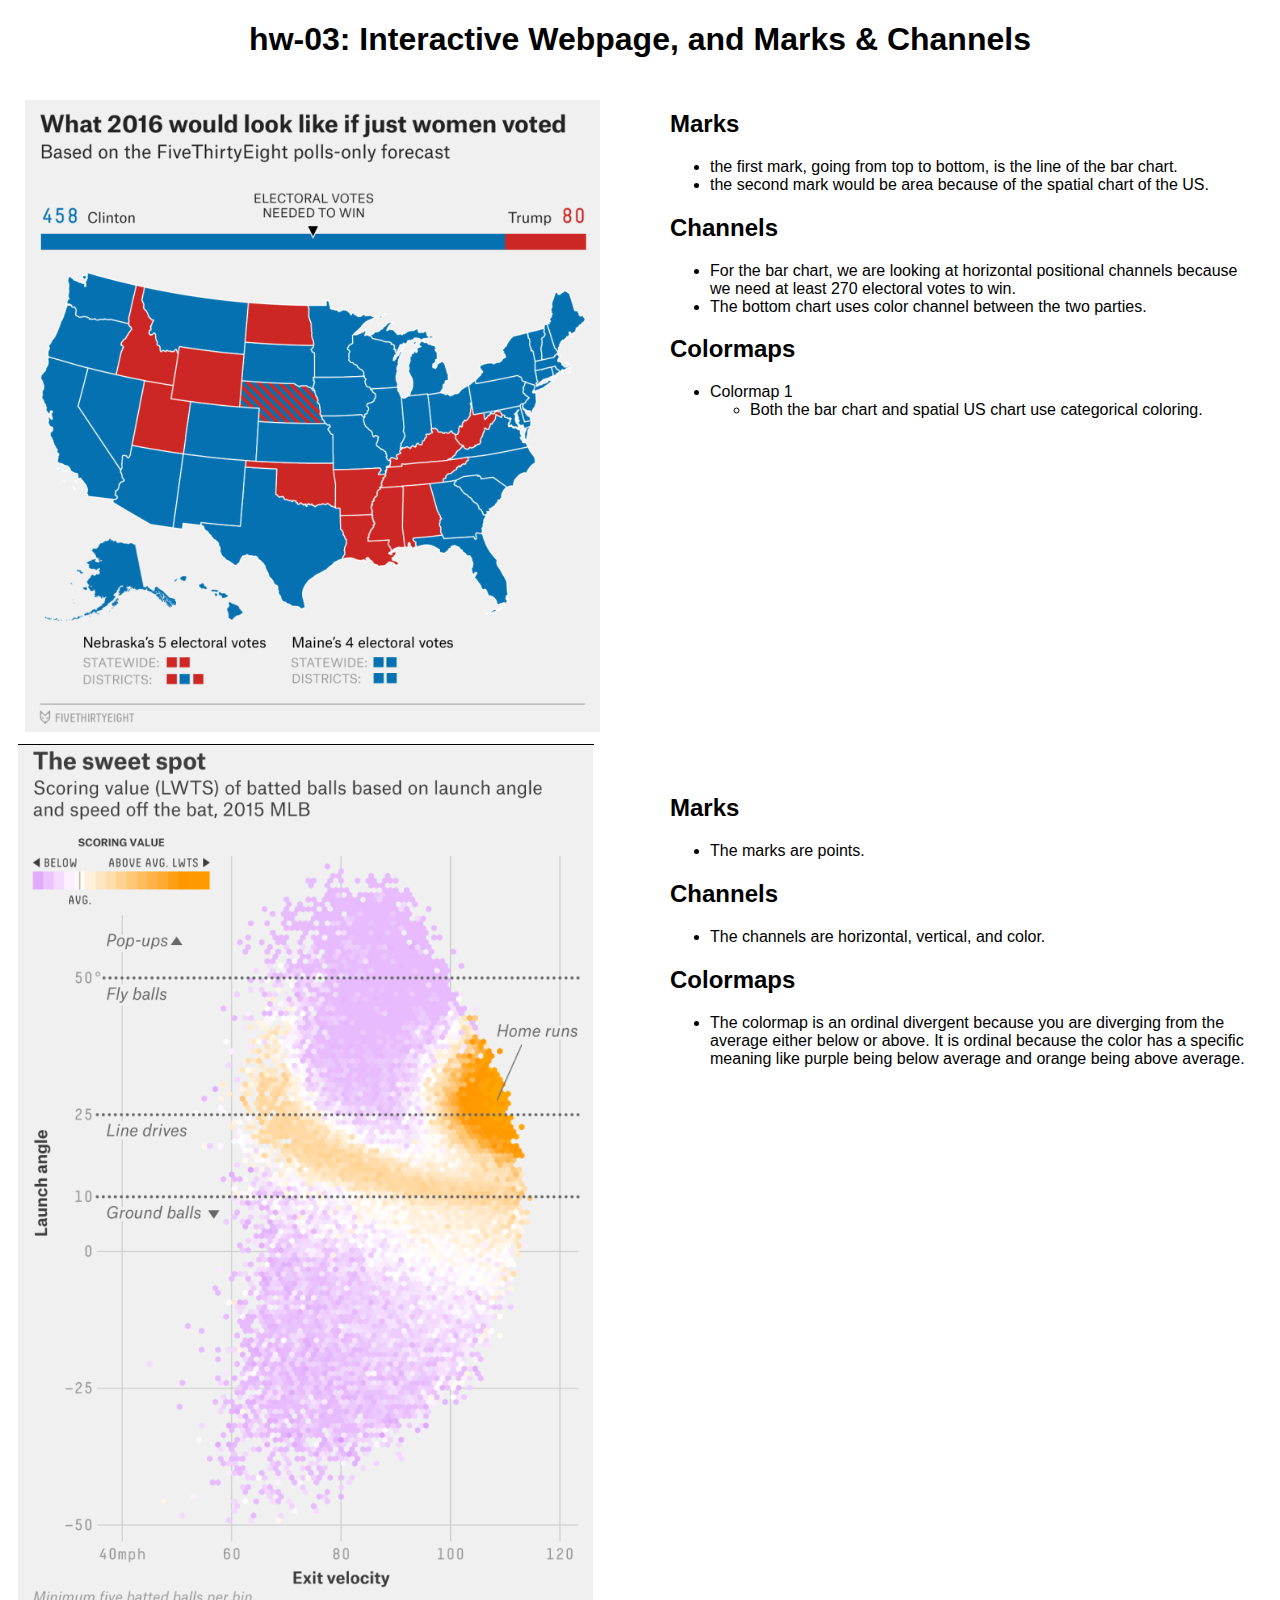
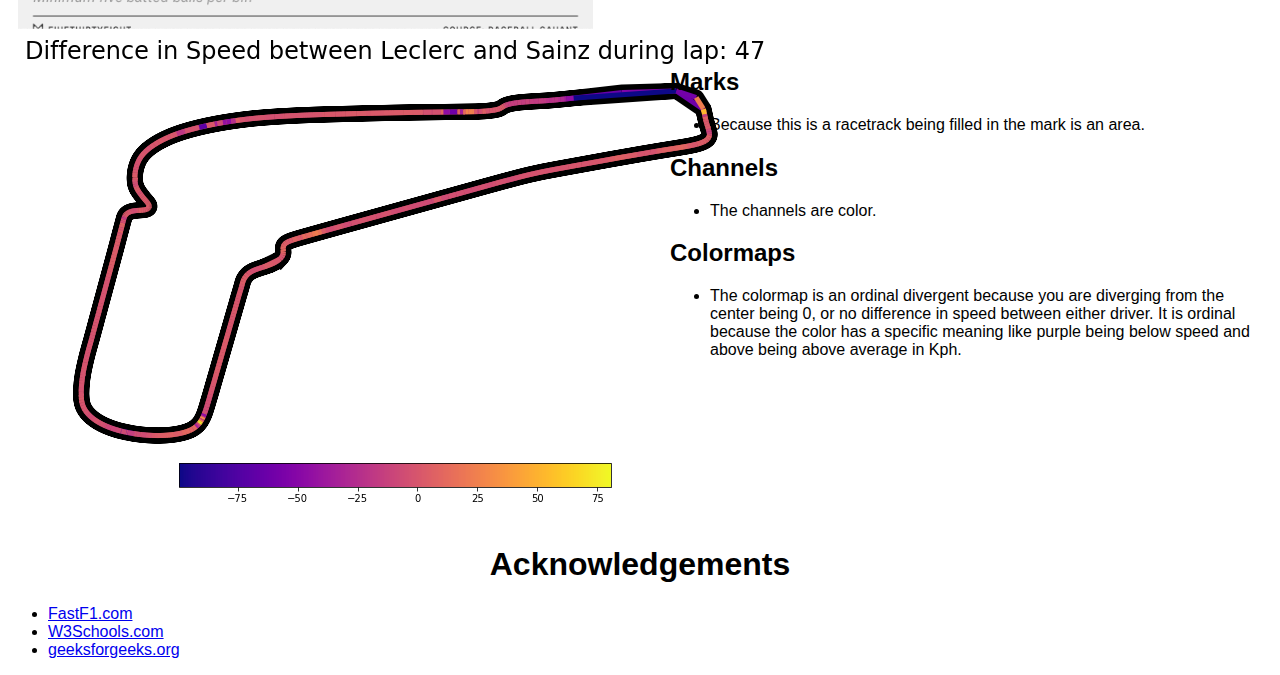
<file: index.html>
<!DOCTYPE html>
<html> 

<head>
    <meta charset=utf-8/>

    <!-- add stylesheet -->
    <link rel = "stylesheet" href="style.css">

    <title>Hw-03</title>
</head>


<body>
  <h1 class = "header_1">hw-03: Interactive Webpage, and Marks & Channels</h1>

  <div class= "container">
    <div class= "column">

      <!-- The first image -->
      <div class= "image_container">
        <img src= "vis1.png">
      </div>

      <!-- The second image layered underneath -->
      <div class = "image_container">
        <img src = "vis2.png">
      </div>

      <!-- The third image layered underneath -->
      <div class = "image_container">
        <img src = "vis3.png">
      </div>
    </div>


    <!-- These are the bullets for the right hand side of the first chart -->
    <div class = "column">

        <h2> Marks </h2>
        <ul>
          <li> the first mark, going from top to bottom, is the line of the bar chart.</li>
          <li> the second mark would be area because of the spatial chart of the US.</li>
        </ul>

        <h2> Channels </h2>
        <ul>
          <li> For the bar chart, we are looking at  horizontal positional channels because we need at least 270 electoral votes to win.</li>
          <li> The bottom  chart uses color channel between the two parties.</li>
        </ul>

        <h2> Colormaps </h2>
        <ul>
          <li> Colormap 1 </li>
            <ul>
              <li>Both the bar chart and spatial US chart use categorical coloring.</li>
            </ul>
        </ul>
    
    <!-- These are the bullets for the right hand side of the second chart -->
        <h2 class= "spacing"> Marks </h2>
        <ul>
          <li> The marks are points.</li>
        </ul>

        <h2> Channels </h2>
        <ul>
          <li> The channels are horizontal, vertical, and color.</li>
        </ul>

        <h2> Colormaps </h2>
        <ul>
          <li> The colormap is an ordinal divergent because you are diverging from the average either below or above. It is ordinal because the color has a specific meaning like purple being below average and orange being above average.   </li>
        </ul>

    <!-- These are the bullets for the right hand side of the third chart -->
       <h2 class= "spacing_2"> Marks </h2>
          <ul>
            <li> Because this is a racetrack being filled in the mark is an area.</li>
          </ul>

          <h2> Channels </h2>
          <ul>
            <li> The channels are color.</li>
          </ul>

          <h2> Colormaps </h2>
          <ul>
            <li> The colormap is an ordinal divergent because you are diverging from the center being 0, or no difference in speed between either driver. It is ordinal because the color has a specific meaning like purple being below speed and above being above average in Kph.   </li>
          </ul>
      </div>
    </div>
    <h1 class= "header_1"> Acknowledgements </h1>
    <ul>
      <li>
        <a href="https://theoehrly.github.io/Fast-F1/">FastF1.com</a>
      </li>
      <li>
        <a href="https://www.w3schools.com/">W3Schools.com</a>
      </li>
      <li>
        <a href="https://www.geeksforgeeks.org/">geeksforgeeks.org</a>
      </li>
  </div>

</body>

</html>
</file>
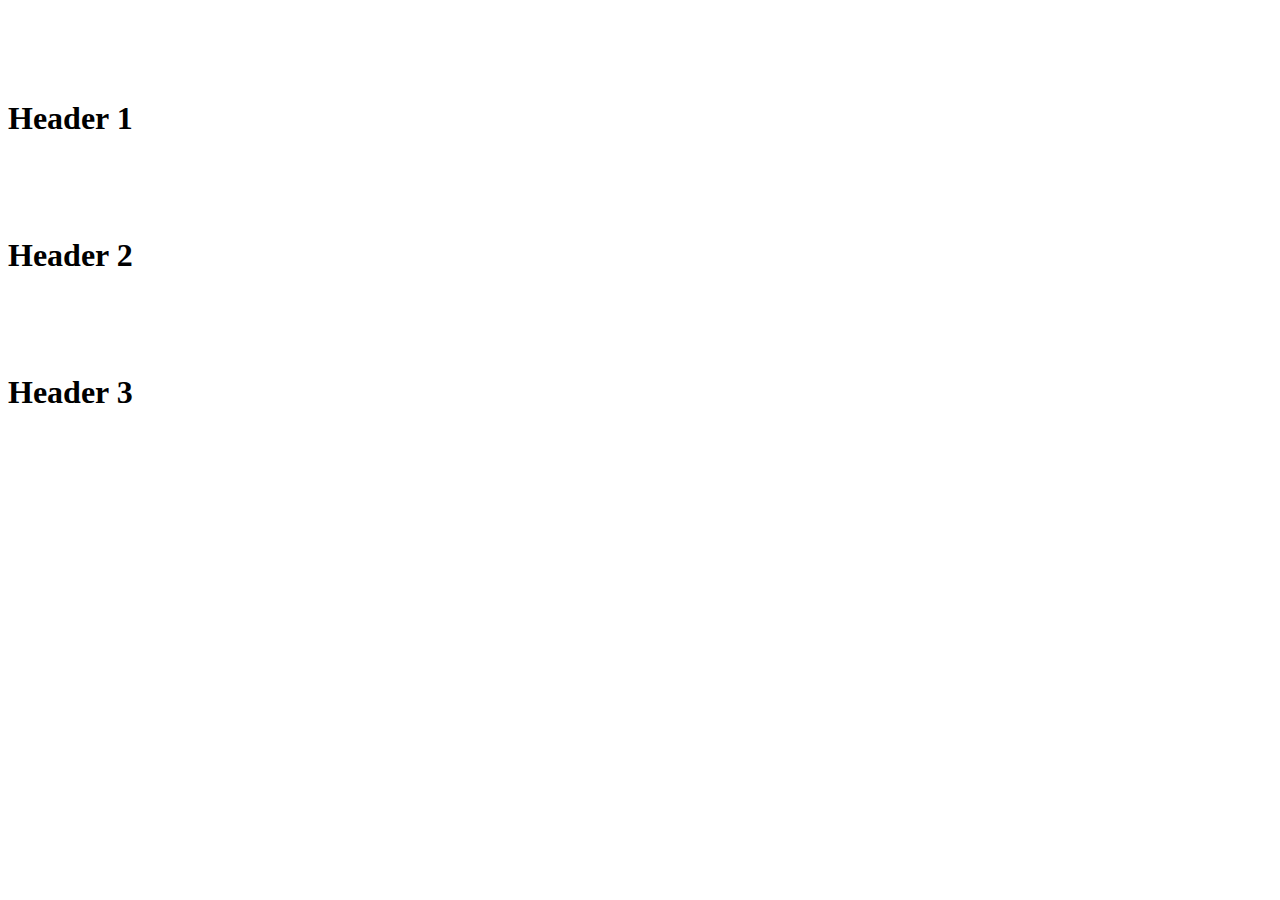
<file: index_2.html>
<!DOCTYPE html>
<html>
  <head>
    <style>
      h1 {
        margin-top: 100px;
      }
    </style>
  </head>
  <body>
    <h1>Header 1</h1>
    <h1>Header 2</h1>
    <h1>Header 3</h1>
  </body>
</html>
</file>
<file: style.css>
body {
	font-family: Arial;
	
}

.header_1 {
	text-align: center;

}

h2 {
	font-weight: bold;
}

.spacing{
	margin-top: 375px;
}

.spacing_2{
	margin-top: 600px;
}

.image-container {
	margin-bottom: 20px;
}

.container {
   display: flex;
   flex-direction: row;
   width: 100%;
   justify-content: space-between;
}

.column {
   width: 50%;
   padding: 10px;
}
</file>
